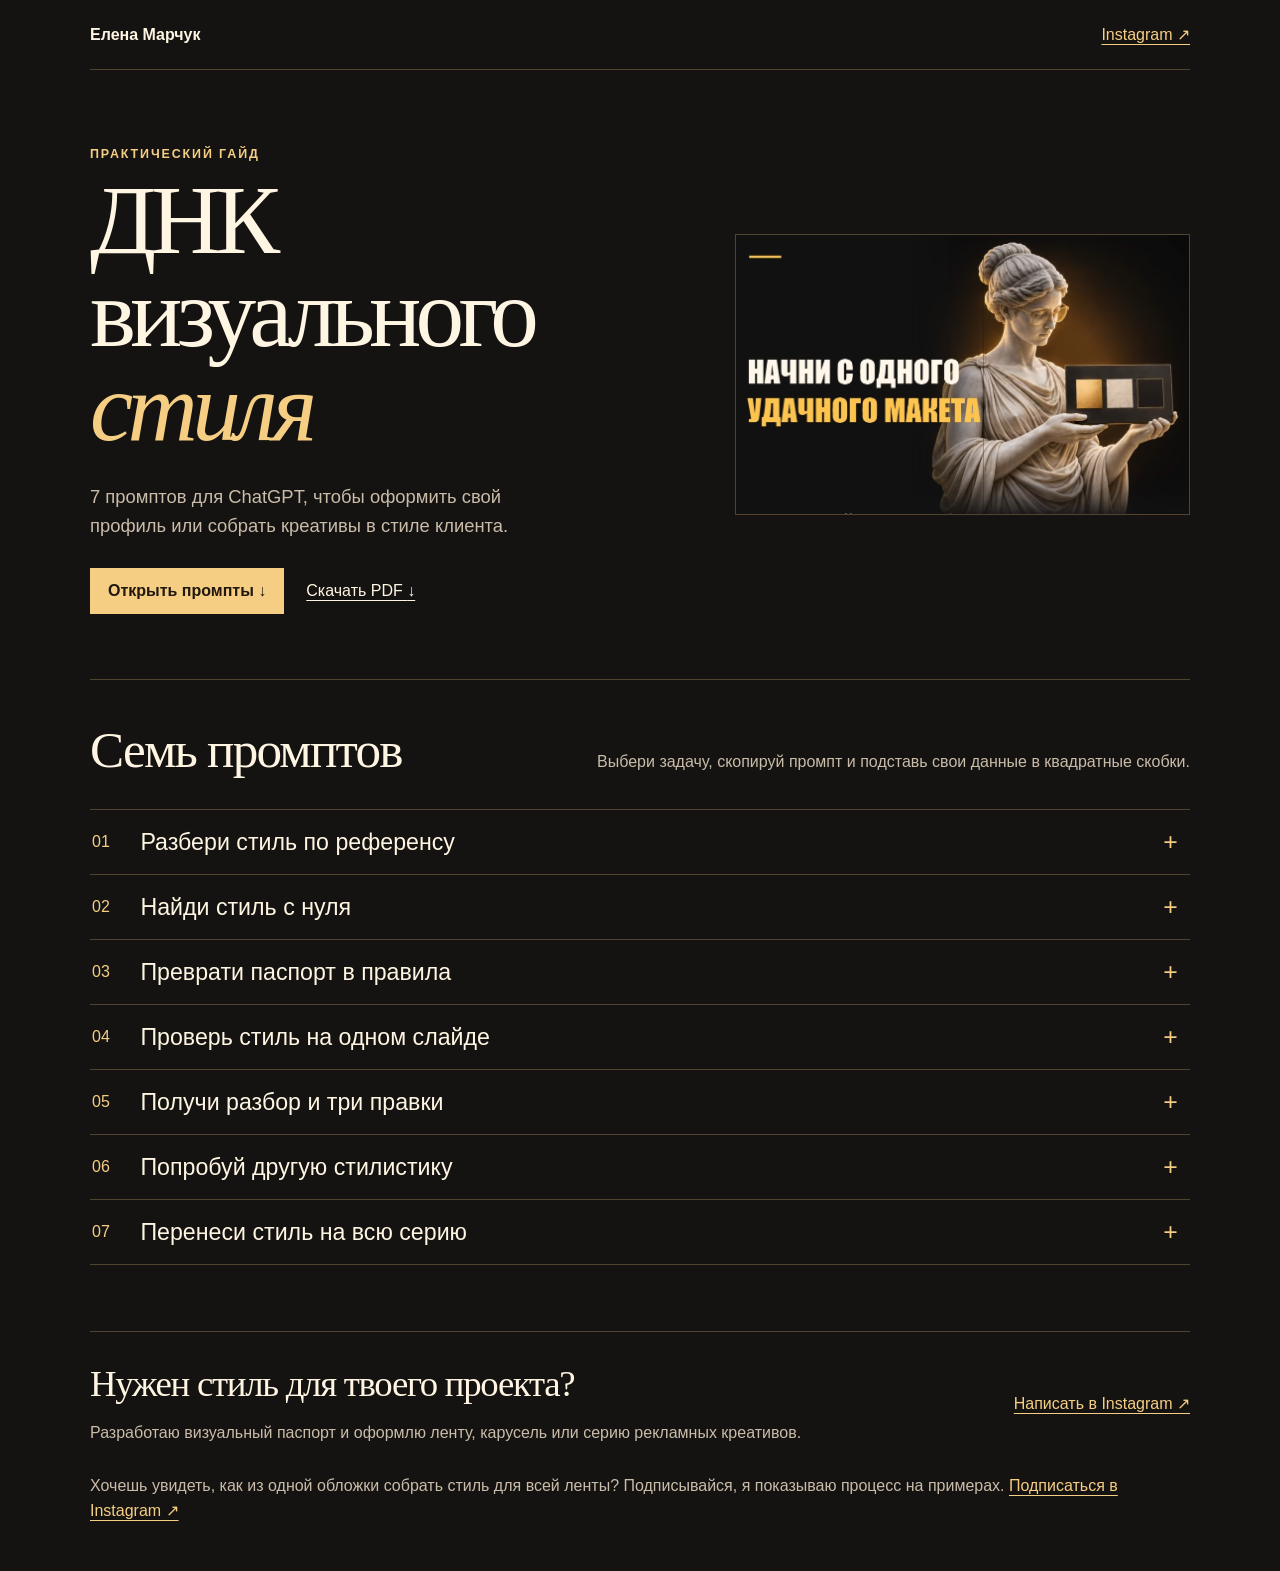
<file: index.html>
<!doctype html>
<html lang="ru">
<head>
  <meta charset="utf-8">
  <meta name="viewport" content="width=device-width, initial-scale=1">
  <meta name="theme-color" content="#151311">
  <meta name="description" content="Семь промптов Елены Марчук для работы с визуальным стилем в ChatGPT.">
  <title>ДНК визуального стиля · Елена Марчук</title>
  <link rel="stylesheet" href="styles.css">
  <script src="prompts.js" defer></script>
  <script src="guide.js" defer></script>
</head>
<body>
  <header class="masthead shell">
    <span class="author">Елена Марчук</span>
    <a class="profile" href="https://www.instagram.com/elena.marchuk.digital/">Instagram ↗</a>
  </header>
  <main>
    <section class="hero shell" aria-labelledby="title">
      <div>
        <p class="eyebrow">Практический гайд</p>
        <h1 id="title">ДНК визуального <em>стиля</em></h1>
        <p class="intro">7 промптов для ChatGPT, чтобы оформить свой профиль или собрать креативы в стиле клиента.</p>
        <div class="actions">
          <a class="primary" href="#prompts">Открыть промпты <span aria-hidden="true">↓</span></a>
          <a class="download" href="visual-dna-guide.pdf" download>Скачать PDF <span aria-hidden="true">↓</span></a>
        </div>
      </div>
      <figure style="margin: 0;">
        <img src="dna-style-slide.png" width="913" height="563" alt="Слайд «Начни с одного удачного макета». Мраморная статуя держит палитру из золотого, кремового и чёрного образцов." style="display: block; width: 100%; height: auto; border: 1px solid var(--line);">
      </figure>
    </section>
    <section class="guide shell" id="prompts" aria-labelledby="guide-title">
      <div class="section-head">
        <h2 id="guide-title">Семь промптов</h2>
        <p>Выбери задачу, скопируй промпт и подставь свои данные в квадратные скобки.</p>
      </div>
      <div id="prompt-list"></div>
      <noscript><p><a href="visual-dna-guide.pdf">Открыть все семь промптов в PDF</a></p></noscript>
    </section>
  </main>
  <footer class="shell">
    <div>
      <h2>Нужен стиль для твоего проекта?</h2>
      <p>Разработаю визуальный паспорт и оформлю ленту, карусель или серию рекламных креативов.</p>
    </div>
    <a class="profile" href="https://www.instagram.com/elena.marchuk.digital/">Написать в Instagram ↗</a>
    <p style="flex-basis: 100%;">Хочешь увидеть, как из одной обложки собрать стиль для всей ленты? Подписывайся, я показываю процесс на примерах. <a class="profile" href="https://www.instagram.com/elena.marchuk.digital/">Подписаться в Instagram ↗</a></p>
  </footer>
  <template id="prompt-template">
    <details>
      <summary><span class="number"></span><span class="prompt-title"></span><span class="toggle" aria-hidden="true"></span></summary>
      <div class="prompt-body">
        <p class="prompt-description"></p>
        <button type="button">Скопировать промпт</button>
        <span class="copy-status" role="status"></span>
        <pre></pre>
      </div>
    </details>
  </template>
</body>
</html>
</file>
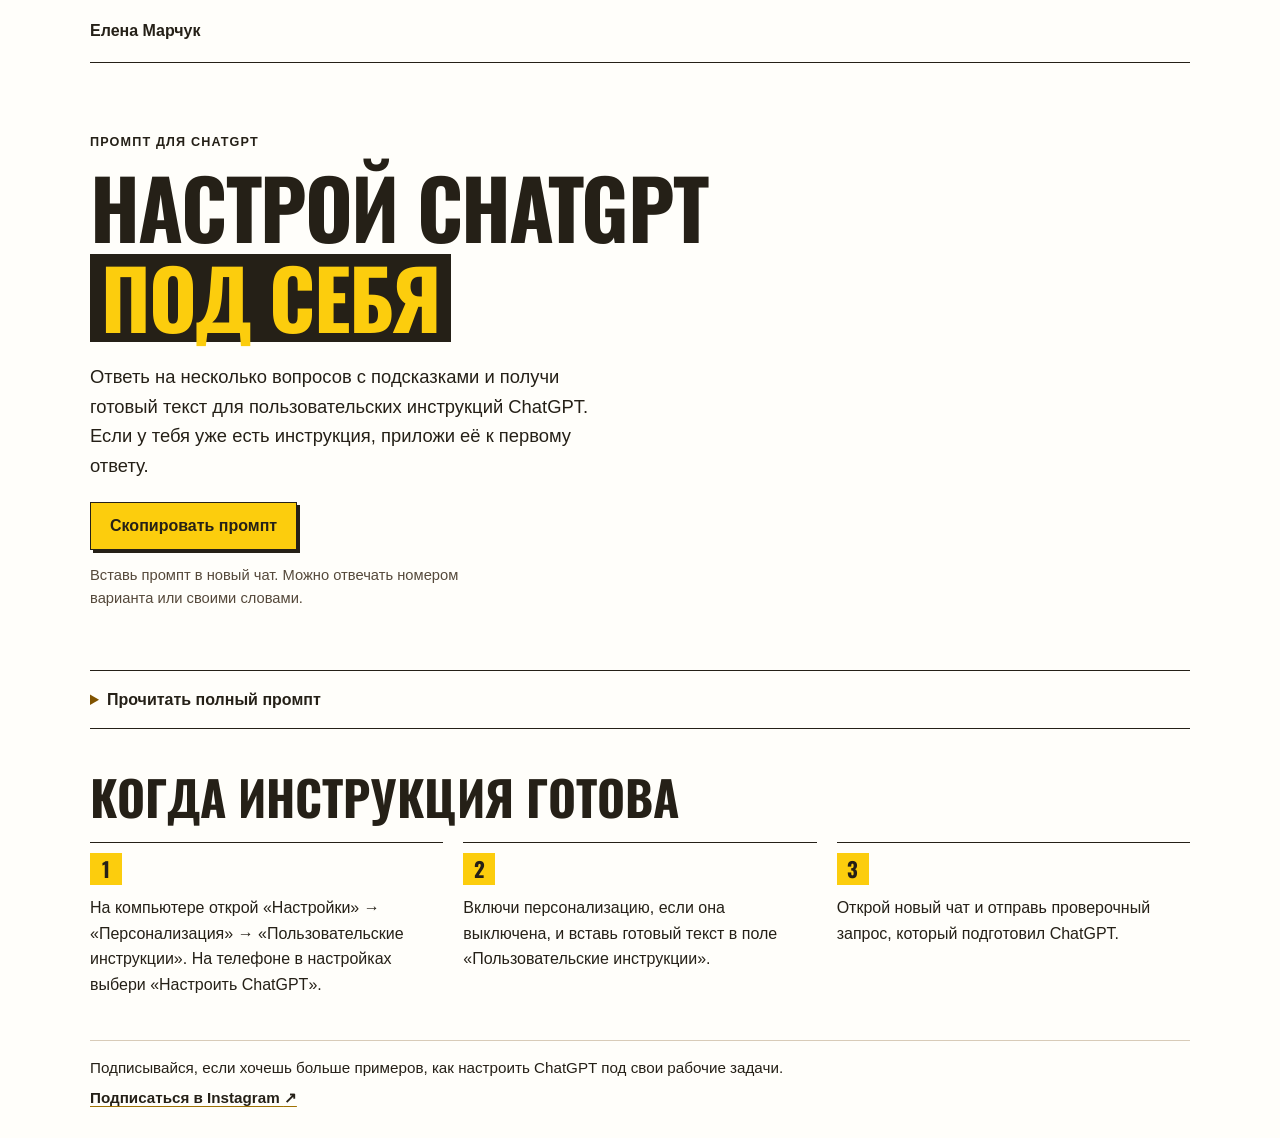
<file: setup.html>
<!doctype html>
<html lang="ru">
<head>
<meta charset="utf-8">
<meta name="viewport" content="width=device-width, initial-scale=1">
<meta name="theme-color" content="#fffefa">
<title>НАСТРОЙ · Промпт для ChatGPT</title>
<link rel="stylesheet" href="nastroy.css">
</head>
<body>
<header class="shell"><span>Елена Марчук</span></header>
<main class="shell">
<section class="hero">
<p class="label">Промпт для ChatGPT</p>
<h1>Настрой ChatGPT <em>под себя</em></h1>
<p class="lead">Ответь на несколько вопросов с подсказками и получи готовый текст для пользовательских инструкций ChatGPT. Если у тебя уже есть инструкция, приложи её к первому ответу.</p>
<div class="prompt-head">
<button type="button" id="copy">Скопировать промпт</button>
<p class="hint">Вставь промпт в новый чат. Можно отвечать номером варианта или своими словами.</p>
<p id="status" role="status"></p>
</div>
</section>
<section class="prompt" aria-label="Промпт для интервью">
<details id="full"><summary>Прочитать полный промпт</summary>
<pre id="text">Помоги мне составить пользовательскую инструкцию для ChatGPT. Проведи короткое интервью и собери правила, которые пригодятся в моих реальных задачах.

КАК ПРОВОДИТЬ ИНТЕРВЬЮ

Задавай по одному вопросу за раз и жди моего ответа. К каждому вопросу давай 3–4 пронумерованных варианта с короткими примерами. Напоминай, что можно ответить номером, выбрать несколько вариантов, если они совместимы, или написать свой ответ.

Подбирай варианты на основе того, что я уже рассказал. Например, если я использую ChatGPT для работы с клиентами, предложи варианты вроде &#171;готовый ответ клиенту&#187;, &#171;разбор переписки&#187; или &#171;несколько формулировок на выбор&#187;. Если я учусь новому, предложи &#171;объяснение с примером&#187; или &#171;один шаг за раз с паузой для моего ответа&#187;.

Если я пишу &#171;не знаю&#187; или сомневаюсь между вариантами, покажи на коротком примере, чем они отличаются. Порекомендуй подходящий вариант с учётом моих задач и спроси, подходит ли он мне. Добавляй рекомендацию в инструкцию только после моего подтверждения.

Обычно достаточно 4–6 вопросов. Не переспрашивай то, что я уже сообщил. Если я пишу &#171;собери сейчас&#187;, составь инструкцию из того, что уже известно.

ЧТО ВЫЯСНИТЬ

1. Для каких задач я использую ChatGPT и какой результат хочу получать. Например, черновик для доработки, готовый текст, разбор идеи или пошаговый план.
2. Какая подача мне удобна. Уточни язык, обращение и объём. Предложи конкретные варианты: &#171;короткий ответ с выводом&#187;, &#171;ответ с примером&#187; или &#171;подробный разбор, если тема сложная&#187;.
3. Что мне мешает в ответах. Предложи примеры, чтобы помочь вспомнить: общие советы, лишние вступления, сложные слова, выдуманные факты или повторные вопросы. Если я приведу свой пример, выясни, как мне хотелось бы получить ответ в той ситуации.
4. Как действовать, когда данных мало или есть несколько решений. Предложи выбрать: задать один вопрос, продолжить с явным предположением, сравнить варианты и порекомендовать один. Помоги уточнить, в каких ситуациях подходит каждый подход.
5. Какие особые правила нужны для моих задач. Например, при правке текста сохранять мой голос, в отчётах отделять факты от гипотез, при редактировании фото менять только указанные детали, а при обучении давать по одному шагу и ждать моего ответа. Предлагай варианты, которые относятся к моим задачам.

Если я пришлю свою инструкцию или чужой образец, используй их как материал для разбора. Покажи, какие формулировки полезны, где есть повторы и каких правил не хватает под мои задачи. Если важные правила противоречат друг другу, предложи варианты формулировки и помоги выбрать. Не включай в итог пароли, личные контакты и данные клиентов.

ЧТО ВЫДАТЬ В КОНЦЕ

1. &#171;Готовая инструкция&#187;. Дай один блок текста для копирования. Напиши его от моего лица. Включи краткий контекст обо мне, правила общения и требования для моих основных задач. В правила общения готовой инструкции обязательно включи дословно: «Не соглашайся со мной автоматически. Проверяй мои предположения, находи слабые места и объясняй, как их исправить. Не спорь ради спора». Формулируй правила через конкретное поведение. Например: &#171;Начинай с ответа, а незнакомый термин поясни на одном примере&#187;. Не оставляй пустых полей и не приписывай мне предпочтения, которых я не подтвердил.
2. &#171;Как проверить&#187;. Дай один запрос на основе моей реальной задачи, который я смогу отправить в новом чате после сохранения инструкции. Назови два признака, по которым я пойму, что ответ стал ближе к тому, что мне нужно.

Уложи готовую инструкцию в 1500 символов, если я не указал другой лимит. В первую очередь сохрани правила, которые важнее всего для моих частых задач.

Начни так:

&#171;Для каких двух-трёх задач ты чаще всего используешь ChatGPT или хочешь начать использовать?

1. Писать и редактировать тексты: посты, письма, ответы клиентам.
2. Учиться: разбираться в сложных темах или осваивать инструменты.
3. Работать с информацией: делать выжимки, анализировать данные, планировать.
4. Придумывать и оценивать идеи: сравнивать варианты и принимать решения.

Можно назвать номера, добавить свою задачу или описать её своими словами. Если у тебя уже есть инструкция или понравившийся образец, можешь прислать его вместе с ответом&#187;.</pre>
</details>
</section>
<section class="next" aria-labelledby="next-title">
<h2 id="next-title">Когда инструкция готова</h2>
<ol role="list">
<li>На компьютере открой «Настройки» → «Персонализация» → «Пользовательские инструкции». На телефоне в настройках выбери «Настроить ChatGPT».</li>
<li>Включи персонализацию, если она выключена, и вставь готовый текст в поле «Пользовательские инструкции».</li>
<li>Открой новый чат и отправь проверочный запрос, который подготовил ChatGPT.</li>
</ol>
</section>
</main>
<footer class="shell">
<p>Подписывайся, если хочешь больше примеров, как настроить ChatGPT под свои рабочие задачи.</p>
<a href="https://www.instagram.com/elena.marchuk.digital/">Подписаться в Instagram <span aria-hidden="true">↗</span></a>
</footer>
<script>
const promptText = document.querySelector('#text');
const status = document.querySelector('#status');
document.querySelector('#copy').addEventListener('click', async () => {
  try {
    await navigator.clipboard.writeText(promptText.textContent);
    status.textContent = 'Промпт скопирован.';
  } catch {
    document.querySelector('#full').open = true;
    const range = document.createRange();
    range.selectNodeContents(promptText);
    const selection = window.getSelection();
    selection.removeAllRanges();
    selection.addRange(range);
    status.textContent = 'Текст выделен. Скопируй его через меню устройства.';
  }
});
</script>
</body>
</html>
</file>
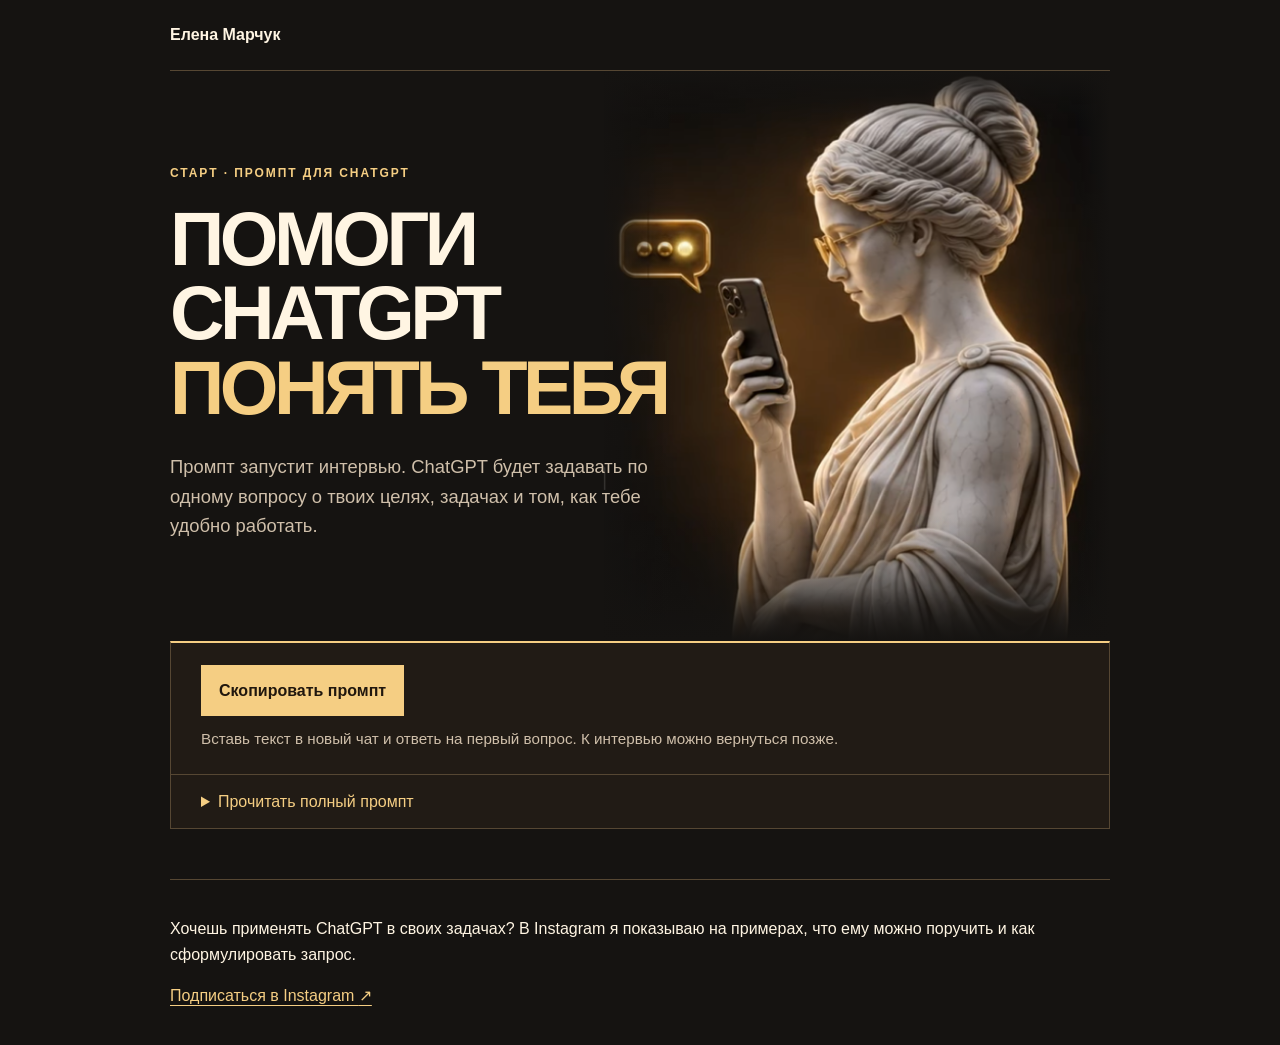
<file: start.html>
<!doctype html>
<html lang="ru">
<head>
<meta charset="utf-8">
<meta name="viewport" content="width=device-width, initial-scale=1">
<meta name="theme-color" content="#151311">
<title>СТАРТ · Промпт для ChatGPT</title>
<style>
:root { color-scheme: dark; color: #fff5e3; background: #151311; font: 16px/1.6 "Segoe UI", sans-serif; --gold: #f5ce83; --muted: #cfbfaa; --border: #564733; }
* { box-sizing: border-box; }
body { margin: 0; }
.shell { width: min(940px, calc(100% - 36px)); margin-inline: auto; }
header { padding: 22px 0; border-bottom: 1px solid var(--border); }
header span { font-weight: 650; }
.hero { position: relative; isolation: isolate; display: grid; align-items: center; min-height: clamp(360px, 52vw, 570px); padding: 34px 0; }
.hero > div { width: 53%; }
.label { color: var(--gold); font-size: .75rem; font-weight: 700; text-transform: uppercase; letter-spacing: .16em; }
h1 { font: 900 clamp(2.15rem, 5.9vw, 5rem)/.99 "Arial Narrow", "Segoe UI", sans-serif; letter-spacing: -.06em; text-transform: uppercase; margin: .24em 0 .35em; }
h1 em { display: block; color: var(--gold); font-style: normal; }
.lead { color: var(--muted); max-width: 38rem; font-size: 1.15rem; }
.portrait { position: absolute; z-index: -1; right: 0; top: 0; bottom: 0; width: 55%; overflow: hidden; margin: 0; }
.portrait img { display: block; position: absolute; right: 0; top: 50%; width: 110%; height: auto; transform: translateY(-50%); clip-path: inset(0 0 4% 11%); }
.portrait::after { position: absolute; inset: 0; content: ""; background: linear-gradient(90deg, #151311 0%, transparent 16%, transparent 94%, #151311 100%), linear-gradient(0deg, #151311 0%, transparent 22%, transparent 91%, #151311 100%); }
@media (max-width: 560px) {
  .hero { min-height: 0; padding-block: 38px 25px; }
  .hero > div { width: 61%; }
  .hero h1 { font-size: clamp(1.63rem, 6.8vw, 2.3rem); }
  .lead { font-size: 1rem; margin-bottom: 0; }
  .portrait { top: 12px; width: 52%; }
  .portrait::after { background: linear-gradient(90deg, #151311 1%, #151311a8 14%, transparent 34%, transparent 94%, #151311 100%), linear-gradient(0deg, #151311 0%, transparent 25%); }
}
.prompt { background: #211b15; border: 1px solid var(--border); border-top: 2px solid var(--gold); margin-bottom: 50px; }
.prompt-head { padding: 22px clamp(16px, 4vw, 30px); }
button { border: 0; border-radius: 0; padding: 13px 18px; font: inherit; font-weight: 700; background: var(--gold); color: #20170e; cursor: pointer; }
button:hover { background: #ffe6b5; }
:focus-visible { outline: 2px solid var(--gold); outline-offset: 4px; }
.hint, #status { font-size: .95rem; color: var(--muted); margin: .7rem 0 0; }
#status:empty { display: none; }
summary { cursor: pointer; padding: 14px clamp(16px, 4vw, 30px); border-top: 1px solid var(--border); color: var(--gold); }
pre { white-space: pre-wrap; overflow-wrap: anywhere; font: inherit; margin: 0; padding: 8px clamp(16px, 4vw, 30px) 26px; }
footer { border-top: 1px solid var(--border); padding: 20px 0 36px; }
footer a { color: var(--gold); text-underline-offset: .25em; }
</style>
</head>
<body>
<header class="shell"><span>Елена Марчук</span></header>
<main class="shell">
<section class="hero">
<div>
<p class="label">СТАРТ · Промпт для ChatGPT</p>
<h1>Помоги ChatGPT <em>понять тебя</em></h1>
<p class="lead">Промпт запустит интервью. ChatGPT будет задавать по одному вопросу о твоих целях, задачах и том, как тебе удобно работать.</p>
</div>
<figure class="portrait">
<img src="start-statue.png" alt="Мраморная статуя в золотистых очках смотрит на экран телефона">
</figure>
</section>
<section class="prompt" aria-label="Промпт для интервью">
<div class="prompt-head">
<button type="button" id="copy">Скопировать промпт</button>
<p class="hint">Вставь текст в новый чат и ответь на первый вопрос. К интервью можно вернуться позже.</p>
<p id="status" role="status"></p>
</div>
<details id="full"><summary>Прочитать полный промпт</summary>
<pre id="text">Проведи со мной интервью, чтобы лучше понять мой контекст и подстраивать ответы под мои задачи, цели и способ работы.

Твоя задача — постепенно собрать психологический и поведенческий профиль, который поможет:
— персонализировать дальнейшее общение;
— лучше понимать мои задачи и точнее на них отвечать;
— помогать мне принимать решения;
— опираться на мои сильные стороны и учитывать то, что даётся мне сложнее;
— подбирать рекомендации под мой характер и стиль мышления.

Задавай по одному вопросу и жди моего ответа. Если ответ слишком общий, попроси привести конкретный пример. Любой вопрос я могу пропустить.

После каждого ответа учитывай его при выборе следующего вопроса. Замечай повторяющиеся привычки, сильные стороны, противоречия, мотивацию и то, что меня ограничивает. Если видишь возможный паттерн, объясни, на каких моих словах основан вывод, и спроси, узнаю ли я себя в нём.

Мне важно понять:
— как я думаю и принимаю решения;
— что меня драйвит и что вызывает стресс;
— какие задачи даются легко и где я теряю энергию;
— с какими людьми и в каких форматах мне комфортно работать;
— как я отношусь к риску и в каких ситуациях мне помогает система;
— насколько мне важны деньги, свобода, влияние, стабильность и признание;
— чего я хочу достичь, что меня останавливает и где могу реализовать себя сильнее всего.

Помогай мне лучше понять себя. Подсвечивай сильные стороны на конкретных примерах. Если замечаешь противоречие или установку, которая может мне мешать, назови её прямо и предложи сверить с моим опытом. Формулируй выводы о характере и мышлении как гипотезы, которые я могу подтвердить или поправить.

Дополнительно помоги разобраться:
— в моих особенностях мышления, общения и обучения;
— в том, как я принимаю решения и какой стиль лидерства мне ближе;
— как мне лучше использовать ИИ в жизни и работе;
— какие задачи разумно делегировать ИИ и где он может особенно сильно меня усилить.

Периодически подводи короткий итог: что уже понятно о моих сильных сторонах, трудностях, внутренних противоречиях, точках роста и возможностях, которые я могу недооценивать. Предлагай мне поправить выводы. По моей просьбе остановись и подведи итог по тому, что уже собрали.

Когда информации будет достаточно, собери короткий профиль для дальнейшей работы: мои задачи, цели, подтверждённые предпочтения и то, как со мной эффективнее общаться. Покажи, какие пункты предлагаешь сохранить в память, и дождись моего согласия. Если сохранение доступно, запомни только согласованные пункты и сообщи, какие удалось сохранить. Если память отключена или недоступна, дай мне итоговый блок &#171;Мой контекст&#187;, который можно вставить в следующий чат.

Начни с первого вопроса.</pre>
</details>
</section>
</main>
<footer class="shell">
<p>Хочешь применять ChatGPT в своих задачах? В Instagram я показываю на примерах, что ему можно поручить и как сформулировать запрос.</p>
<a href="https://www.instagram.com/elena.marchuk.digital/">Подписаться в Instagram <span aria-hidden="true">↗</span></a>
</footer>
<script>
const promptText = document.querySelector('#text');
const status = document.querySelector('#status');
document.querySelector('#copy').addEventListener('click', async () => {
  try {
    await navigator.clipboard.writeText(promptText.textContent);
    status.textContent = 'Промпт скопирован.';
  } catch {
    document.querySelector('#full').open = true;
    const range = document.createRange();
    range.selectNodeContents(promptText);
    const selection = window.getSelection();
    selection.removeAllRanges();
    selection.addRange(range);
    status.textContent = 'Текст выделен. Скопируй его через меню устройства.';
  }
});
</script>
</body>
</html>
</file>
<file: styles.css>
:root {
  color-scheme: dark;
  --ink: #151311;
  --cream: #fff5e3;
  --soft: #c9bca9;
  --gold: #f5ce83;
  --line: #514330;
  font-family: "Segoe UI", sans-serif;
  color: var(--cream);
  background: var(--ink);
}
* { box-sizing: border-box; }
body { margin: 0; }
a { color: inherit; text-underline-offset: .28em; }
a:focus-visible, button:focus-visible, summary:focus-visible { outline: 2px solid var(--gold); outline-offset: 4px; }
.shell { width: min(1100px, calc(100% - 40px)); margin-inline: auto; }
.masthead { display: flex; justify-content: space-between; align-items: center; gap: 16px; padding-block: 25px; border-bottom: 1px solid var(--line); }
.author { font-weight: 650; }
.profile { color: var(--gold); }
.hero { min-height: 520px; display: grid; grid-template-columns: 1.25fr 1fr; align-items: center; gap: clamp(24px, 6vw, 95px); padding-block: 65px; }
.eyebrow { color: var(--gold); font-size: .78rem; font-weight: 650; letter-spacing: .15em; text-transform: uppercase; }
h1, h2 { margin: 0; font-family: Georgia, serif; font-weight: 400; }
h1 { max-width: 700px; font-size: clamp(3.25rem, 7.6vw, 6.7rem); line-height: .96; letter-spacing: -.058em; }
h1 em { font-weight: inherit; color: var(--gold); }
.intro { max-width: 425px; margin-block: 28px; font-size: 1.15rem; line-height: 1.58; color: var(--soft); }
.actions { display: flex; flex-wrap: wrap; gap: 12px 22px; align-items: center; }
.primary, button { border: 1px solid var(--gold); background: var(--gold); color: #21170c; font: inherit; font-weight: 700; text-decoration: none; padding: 13px 17px; cursor: pointer; }
.primary:hover, button:hover { background: #ffe7b5; }
.download { padding-block: 12px; }
.specimen { position: relative; isolation: isolate; aspect-ratio: 1.08; display: grid; place-items: center; border: 1px solid var(--line); overflow: hidden; background: radial-gradient(ellipse at 30% 15%, #775022 0%, #38291c 45%, #1c1712 75%); }
.specimen::before { content: ""; position: absolute; inset: 0; z-index: -1; background: repeating-linear-gradient(0deg, transparent 0 35px, #ecc98e20 36px), repeating-linear-gradient(90deg, transparent 0 35px, #ecc98e20 36px); }
.sheet { display: grid; grid-template-columns: 1fr 1fr; gap: 11px; width: 73%; padding: 12px; background: #211b16; border: 1px solid #a4875d; transform: rotate(-8deg); box-shadow: 12px 22px 35px #100b09a0; }
.sheet > div { border: 1px solid #90774e; }
.type-sample { display: grid; place-items: center; aspect-ratio: 1; font: italic clamp(30px, 6.4vw, 88px)/1 Georgia, serif; color: var(--gold); }
.swatches { display: grid; grid-template: 1fr 1fr / 1fr 1fr; gap: 6px; padding: 9px; }
.swatches i { background: #d9a85f; }
.swatches i:nth-child(2) { background: #f5e6cb; }
.swatches i:nth-child(3) { background: #8e6240; }
.swatches i:nth-child(4) { background: #413324; }
.composition { grid-column: 1/-1; min-height: 56px; display: grid; grid-template-columns: 30% 1fr; grid-template-rows: 1fr 1fr; gap: 6px 12px; padding: 12px; }
.composition i { background: #a47e49; align-self: end; height: 3px; }
.composition i:first-child { height: 100%; grid-row: span 2; background: #705437; }
.composition i:last-child { align-self: start; width: 62%; background: #65523b; }
.guide { border-top: 1px solid var(--line); padding-block: 40px 66px; }
.section-head { display: flex; align-items: baseline; justify-content: space-between; flex-wrap: wrap; gap: 0 25px; margin-bottom: 18px; }
h2 { font-size: clamp(2rem, 4vw, 3.4rem); letter-spacing: -.035em; }
.section-head p, footer p { color: var(--soft); line-height: 1.55; }
details { border-bottom: 1px solid var(--line); }
details:first-child { border-top: 1px solid var(--line); }
summary { list-style: none; padding: 18px 2px; display: grid; grid-template-columns: 2.4rem 1fr 1.55rem; align-items: center; gap: 10px; cursor: pointer; }
summary::-webkit-details-marker { display: none; }
summary:hover .prompt-title { color: var(--gold); }
.number { color: var(--gold); font-variant-numeric: tabular-nums; }
.prompt-title { font-size: clamp(1.08rem, 2.5vw, 1.45rem); }
.toggle::before { content: "+"; color: var(--gold); font-size: 1.55rem; }
[open] .toggle::before { content: "−"; }
.prompt-body { padding: 0 0 22px 3rem; }
.prompt-description, .copy-status { color: var(--soft); }
.copy-status { display: inline-block; margin: .65rem; font-size: .9rem; }
pre { overflow-wrap: anywhere; white-space: pre-wrap; margin-bottom: 0; padding: clamp(14px, 3vw, 24px); border-left: 2px solid var(--gold); background: #231c15; font: inherit; line-height: 1.65; }
footer { display: flex; flex-wrap: wrap; justify-content: space-between; align-items: center; gap: 12px 24px; border-top: 1px solid var(--line); padding-block: 30px 48px; }
footer h2 { font-size: clamp(1.6rem, 3vw, 2.3rem); }
footer p { margin-bottom: 0; }
@media (max-width: 680px) {
  .hero { grid-template-columns: 1fr; min-height: auto; padding-block: 28px 34px; gap: 26px; }
  .specimen { aspect-ratio: 1.8; }
  .sheet { width: min(54%, 270px); transform: rotate(-7deg); }
  .type-sample { font-size: clamp(28px, 10vw, 60px); }
  .composition { min-height: 36px; padding: 7px; }
  .guide { padding-block: 28px 42px; }
  .prompt-body { padding-left: 0; }
}
</file>
<file: nastroy.css>
@font-face {
  font-family: "Nastroy Condensed";
  src: url("nastroy-oswald.ttf") format("truetype");
  font-display: swap;
  font-weight: 700;
}

:root {
  color-scheme: light;
  --paper: #fffefa;
  --ink: #252017;
  --yellow: #fccd0d;
  --muted: #55493b;
  --line: #d8cbb8;
  --display: Impact, "Nastroy Condensed", "Arial Narrow", sans-serif;
  background: var(--paper);
  color: var(--ink);
  font: 16px/1.6 "Segoe UI", sans-serif;
}

* { box-sizing: border-box; }
body { margin: 0; }
.shell { width: min(1100px, calc(100% - 48px)); margin-inline: auto; }
header { padding-block: 18px; border-bottom: 1px solid var(--ink); font-weight: 700; }

.hero {
  padding-block: clamp(34px, 5.4vw, 74px) clamp(24px, 3.6vw, 48px);
}
.label { margin: 0 0 14px; font-size: .79rem; font-weight: 750; letter-spacing: .09em; text-transform: uppercase; }
h1, h2 { font-family: var(--display); font-weight: 700; text-transform: uppercase; }
h1 { margin: 0; font-size: clamp(3.15rem, 6.4vw, 5.4rem); line-height: .99; letter-spacing: -.022em; }
h1 em { display: table; margin-top: .08em; padding: .025em .13em .068em; background: var(--ink); color: var(--yellow); font-style: normal; }
.lead { max-width: 49ch; margin: 20px 0 0; font-size: clamp(1rem, 1.7vw, 1.15rem); }

.prompt-head { margin-top: 22px; }
button {
  min-height: 48px;
  padding: 11px 19px;
  background: var(--yellow);
  color: var(--ink);
  border: 1px solid var(--ink);
  box-shadow: 3px 3px 0 var(--ink);
  font: 700 1rem/1.4 "Segoe UI", sans-serif;
  cursor: pointer;
}
button:hover { background: #ffde53; }
button:active { transform: translate(2px, 2px); box-shadow: 1px 1px 0 var(--ink); }
:focus-visible { outline: 2px solid #805300; outline-offset: 4px; }
.hint, #status { max-width: 47ch; margin: .85rem 0 0; color: var(--muted); font-size: .92rem; }
#status { font-weight: 700; }
#status:empty { display: none; }
.prompt { margin-block: 13px 42px; border-block: 1px solid var(--ink); }
summary { padding: 16px 0; font-weight: 700; cursor: pointer; }
summary::marker { color: #805300; }
pre { max-width: 76ch; margin: 0; padding: 0 0 25px; white-space: pre-wrap; overflow-wrap: anywhere; font: inherit; }

.next { margin-bottom: 42px; }
.next h2 { margin: 0 0 18px; font-size: clamp(1.9rem, 3.8vw, 3rem); line-height: 1.1; }
.next ol { display: grid; grid-template-columns: repeat(3, minmax(0, 1fr)); gap: 20px; margin: 0; padding: 0; list-style: none; counter-reset: step; }
.next li { border-top: 1px solid var(--ink); padding-top: 10px; counter-increment: step; }
.next li::before {
  display: grid;
  place-items: center;
  width: 32px;
  height: 32px;
  margin-bottom: 10px;
  background: var(--yellow);
  font: 700 1.3rem/1 var(--display);
  content: counter(step);
}
footer { padding-block: 15px 27px; border-top: 1px solid var(--line); font-size: .95rem; }
footer p { margin: 0 0 .4rem; }
footer a { color: var(--ink); font-weight: 700; text-decoration-color: #a07202; text-underline-offset: .22em; }

@media (max-width: 750px) {
  .shell { width: min(550px, calc(100% - 36px)); }
  .hero { padding-block: 29px 23px; }
  h1 { font-size: clamp(2.65rem, 10vw, 4.65rem); }
  .next ol { grid-template-columns: minmax(0, 1fr); gap: 13px; }
  .next li { display: grid; grid-template-columns: 32px minmax(0, 1fr); gap: 11px; }
  .next li::before { margin-bottom: 0; }
}
</file>
